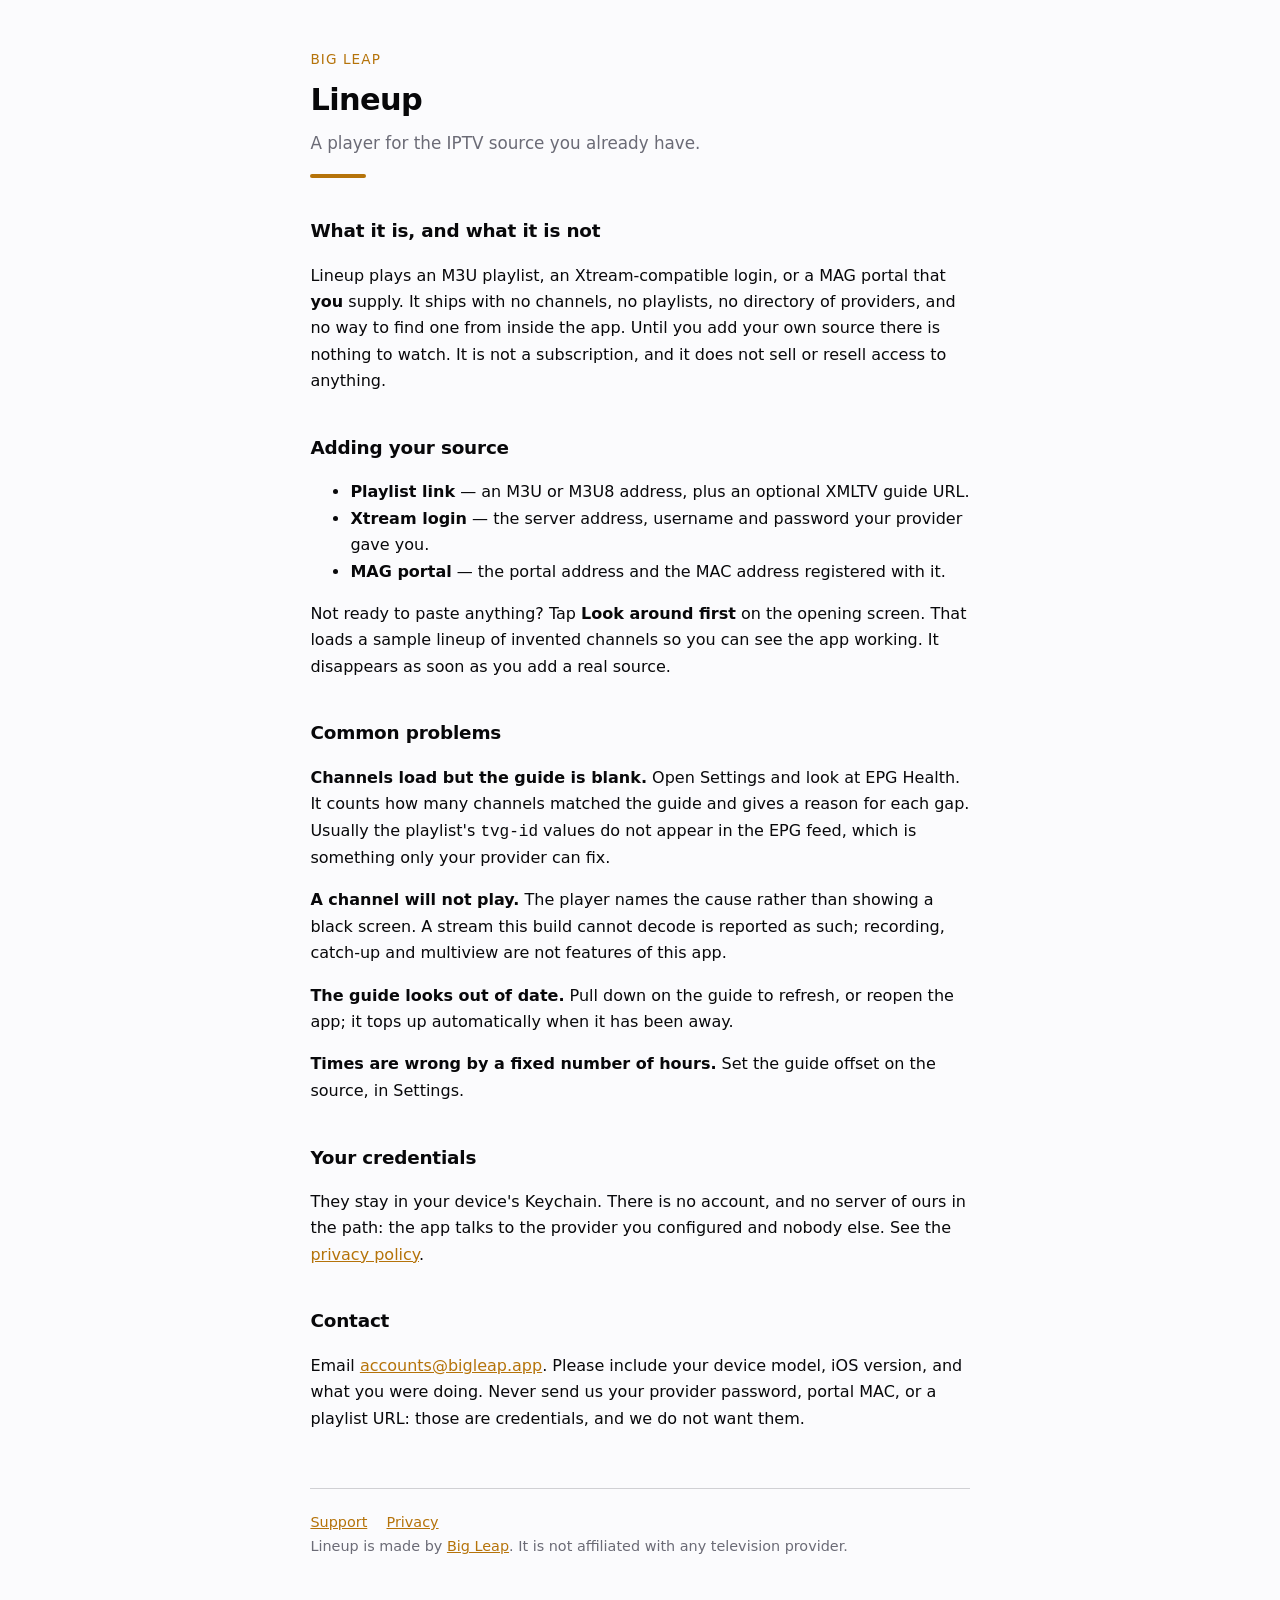
<file: index.html>
<!doctype html><html lang="en"><meta charset="utf-8">
<meta name="viewport" content="width=device-width,initial-scale=1">
<title>Lineup — Support — Big Leap</title><link rel="stylesheet" href="style.css">
<main>
<p class="eyebrow"><a href="https://bigleap.app">Big Leap</a></p>
<h1>Lineup</h1>
<p class="lede">A player for the IPTV source you already have.</p>
<div class="rule"></div>

<h2>What it is, and what it is not</h2>
<p>Lineup plays an M3U playlist, an Xtream-compatible login, or a MAG portal that <strong>you</strong> supply. It ships with no channels, no playlists, no directory of providers, and no way to find one from inside the app. Until you add your own source there is nothing to watch. It is not a subscription, and it does not sell or resell access to anything.</p>

<h2>Adding your source</h2>
<ul>
<li><strong>Playlist link</strong> — an M3U or M3U8 address, plus an optional XMLTV guide URL.</li>
<li><strong>Xtream login</strong> — the server address, username and password your provider gave you.</li>
<li><strong>MAG portal</strong> — the portal address and the MAC address registered with it.</li>
</ul>
<p>Not ready to paste anything? Tap <strong>Look around first</strong> on the opening screen. That loads a sample lineup of invented channels so you can see the app working. It disappears as soon as you add a real source.</p>

<h2>Common problems</h2>
<p><strong>Channels load but the guide is blank.</strong> Open Settings and look at EPG Health. It counts how many channels matched the guide and gives a reason for each gap. Usually the playlist's <code>tvg-id</code> values do not appear in the EPG feed, which is something only your provider can fix.</p>
<p><strong>A channel will not play.</strong> The player names the cause rather than showing a black screen. A stream this build cannot decode is reported as such; recording, catch-up and multiview are not features of this app.</p>
<p><strong>The guide looks out of date.</strong> Pull down on the guide to refresh, or reopen the app; it tops up automatically when it has been away.</p>
<p><strong>Times are wrong by a fixed number of hours.</strong> Set the guide offset on the source, in Settings.</p>

<h2>Your credentials</h2>
<p>They stay in your device's Keychain. There is no account, and no server of ours in the path: the app talks to the provider you configured and nobody else. See the <a href="privacy.html">privacy policy</a>.</p>

<h2>Contact</h2>
<p>Email <a href="mailto:accounts@bigleap.app">accounts@bigleap.app</a>. Please include your device model, iOS version, and what you were doing. Never send us your provider password, portal MAC, or a playlist URL: those are credentials, and we do not want them.</p>

<footer>
<nav><a href="index.html">Support</a><a href="privacy.html">Privacy</a></nav>
Lineup is made by <a href="https://bigleap.app">Big Leap</a>. It is not affiliated with any television provider.
</footer>
</main>
</file>
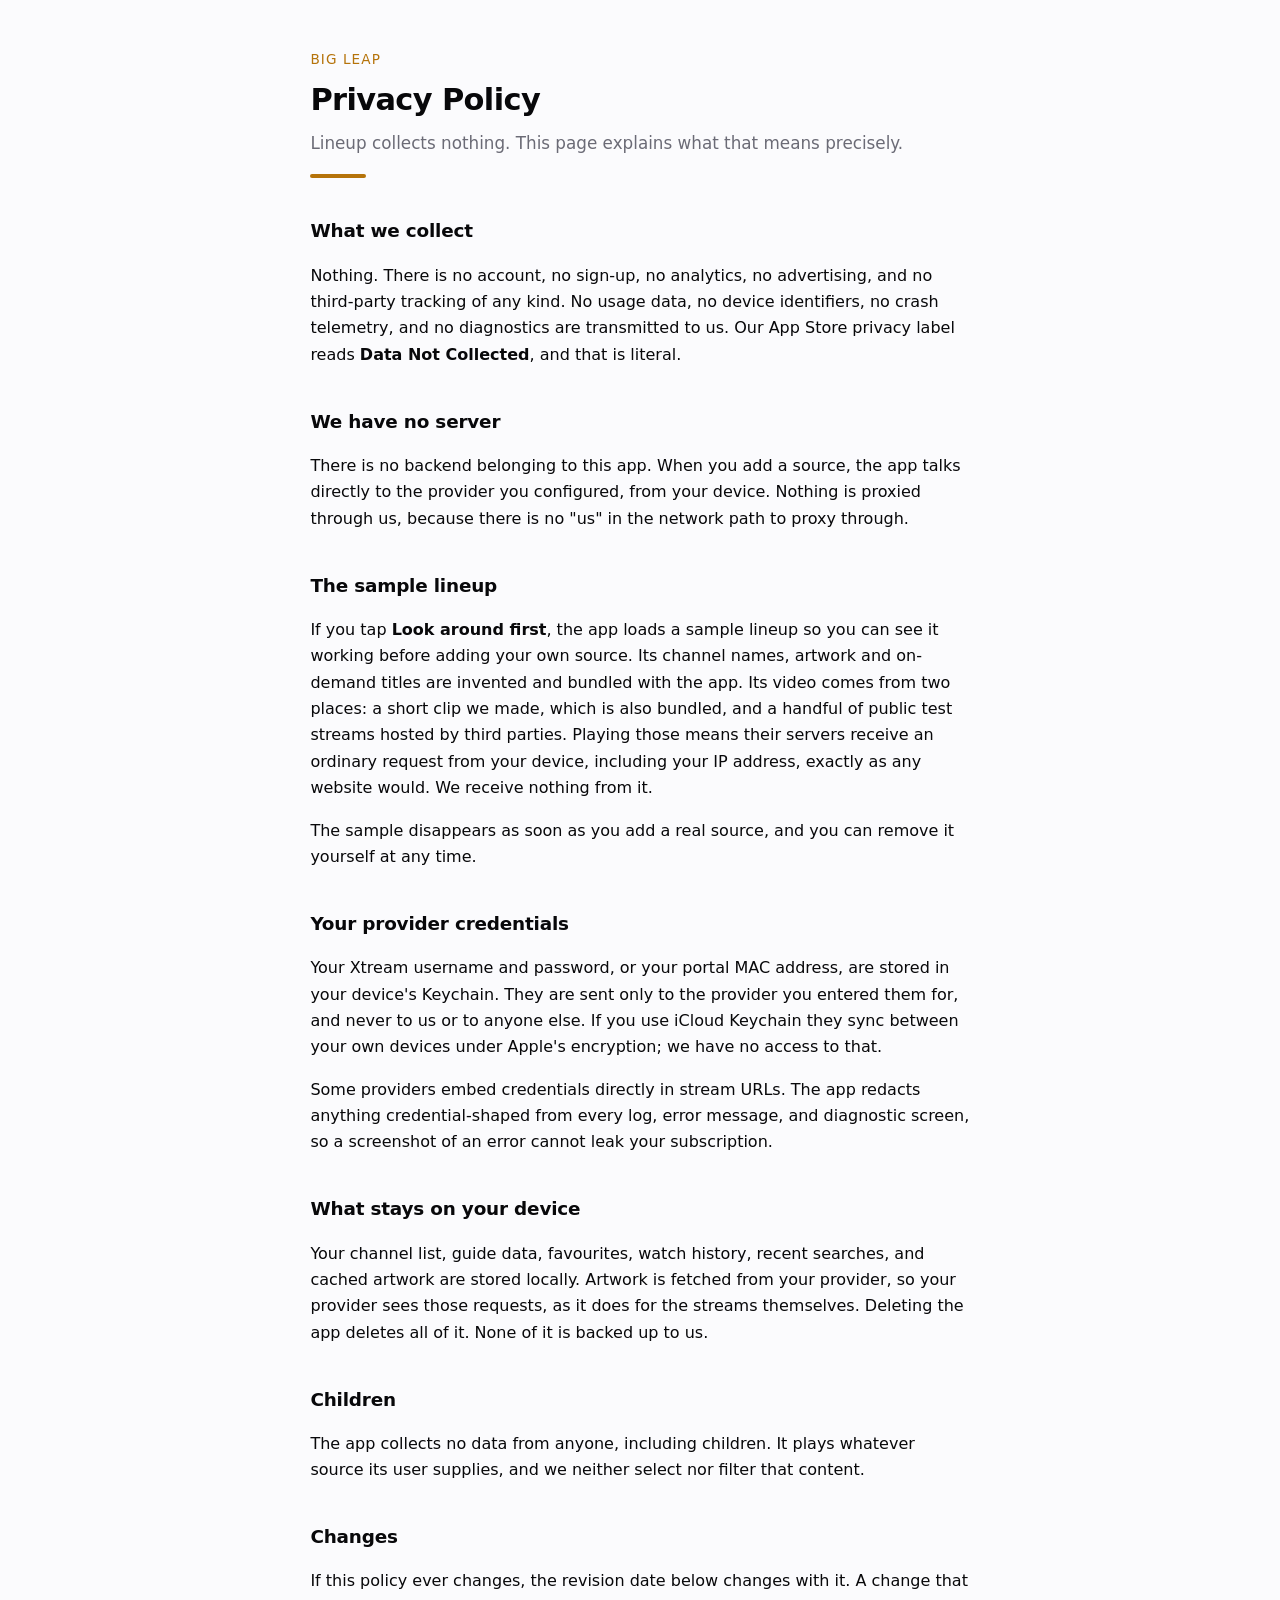
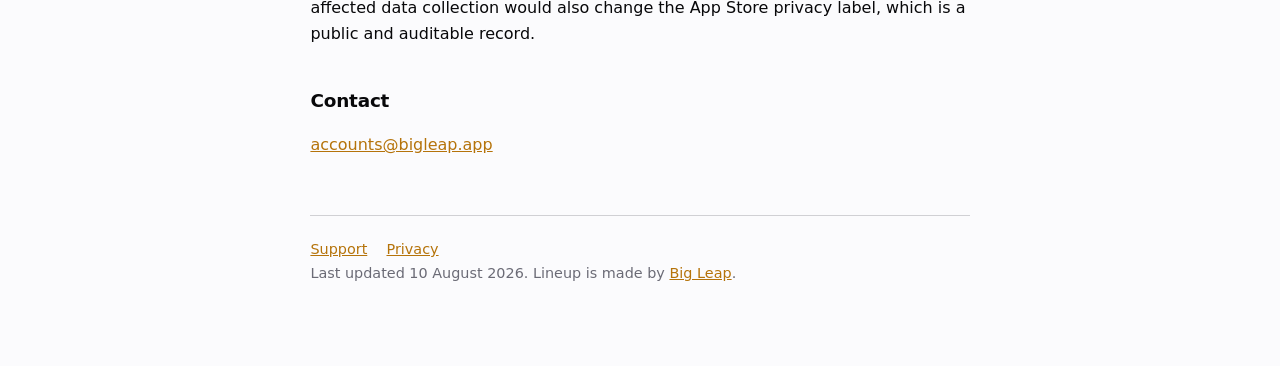
<file: privacy.html>
<!doctype html><html lang="en"><meta charset="utf-8">
<meta name="viewport" content="width=device-width,initial-scale=1">
<title>Lineup — Privacy Policy — Big Leap</title><link rel="stylesheet" href="style.css">
<main>
<p class="eyebrow"><a href="https://bigleap.app">Big Leap</a></p>
<h1>Privacy Policy</h1>
<p class="lede">Lineup collects nothing. This page explains what that means precisely.</p>
<div class="rule"></div>

<h2>What we collect</h2>
<p>Nothing. There is no account, no sign-up, no analytics, no advertising, and no third-party tracking of any kind. No usage data, no device identifiers, no crash telemetry, and no diagnostics are transmitted to us. Our App Store privacy label reads <strong>Data Not Collected</strong>, and that is literal.</p>

<h2>We have no server</h2>
<p>There is no backend belonging to this app. When you add a source, the app talks directly to the provider you configured, from your device. Nothing is proxied through us, because there is no "us" in the network path to proxy through.</p>

<h2>The sample lineup</h2>
<p>If you tap <strong>Look around first</strong>, the app loads a sample lineup so you can see it working before adding your own source. Its channel names, artwork and on-demand titles are invented and bundled with the app. Its video comes from two places: a short clip we made, which is also bundled, and a handful of public test streams hosted by third parties. Playing those means their servers receive an ordinary request from your device, including your IP address, exactly as any website would. We receive nothing from it.</p>
<p>The sample disappears as soon as you add a real source, and you can remove it yourself at any time.</p>

<h2>Your provider credentials</h2>
<p>Your Xtream username and password, or your portal MAC address, are stored in your device's Keychain. They are sent only to the provider you entered them for, and never to us or to anyone else. If you use iCloud Keychain they sync between your own devices under Apple's encryption; we have no access to that.</p>
<p>Some providers embed credentials directly in stream URLs. The app redacts anything credential-shaped from every log, error message, and diagnostic screen, so a screenshot of an error cannot leak your subscription.</p>

<h2>What stays on your device</h2>
<p>Your channel list, guide data, favourites, watch history, recent searches, and cached artwork are stored locally. Artwork is fetched from your provider, so your provider sees those requests, as it does for the streams themselves. Deleting the app deletes all of it. None of it is backed up to us.</p>

<h2>Children</h2>
<p>The app collects no data from anyone, including children. It plays whatever source its user supplies, and we neither select nor filter that content.</p>

<h2>Changes</h2>
<p>If this policy ever changes, the revision date below changes with it. A change that affected data collection would also change the App Store privacy label, which is a public and auditable record.</p>

<h2>Contact</h2>
<p><a href="mailto:accounts@bigleap.app">accounts@bigleap.app</a></p>

<footer>
<nav><a href="index.html">Support</a><a href="privacy.html">Privacy</a></nav>
Last updated 10 August 2026. Lineup is made by <a href="https://bigleap.app">Big Leap</a>.
</footer>
</main>
</file>
<file: style.css>
:root { color-scheme: light dark; --ink:#08080a; --paper:#fbfbfd; --dim:#6b6b76; --signal:#b5730a; }
@media (prefers-color-scheme: dark) { :root { --ink:#f4f4f7; --paper:#08080a; --dim:#9c9ca8; --signal:#ffb020; } }
* { box-sizing: border-box; }
body { margin:0; background:var(--paper); color:var(--ink); font:16px/1.65 -apple-system,BlinkMacSystemFont,"Segoe UI",system-ui,sans-serif; }
main { max-width: 44rem; margin: 0 auto; padding: 3rem 1.4rem 5rem; }
h1 { font-size: 1.9rem; letter-spacing:-0.02em; margin:0 0 .3rem; }
h2 { font-size: 1.15rem; margin: 2.4rem 0 .6rem; letter-spacing:-0.01em; }
.rule { width:56px; height:4px; background:var(--signal); border-radius:2px; margin:1rem 0 2rem; }
.lede { color:var(--dim); font-size:1.05rem; margin:0; }
p, li { color:var(--ink); }
a { color:var(--signal); }
footer { margin-top:3.5rem; padding-top:1.4rem; border-top:1px solid color-mix(in srgb, var(--dim) 30%, transparent); color:var(--dim); font-size:.9rem; }
nav a { margin-right:1.2rem; }
.eyebrow { margin:0 0 .3rem; font-size:.85rem; letter-spacing:.08em; text-transform:uppercase; }
.eyebrow a { text-decoration:none; }
</file>
